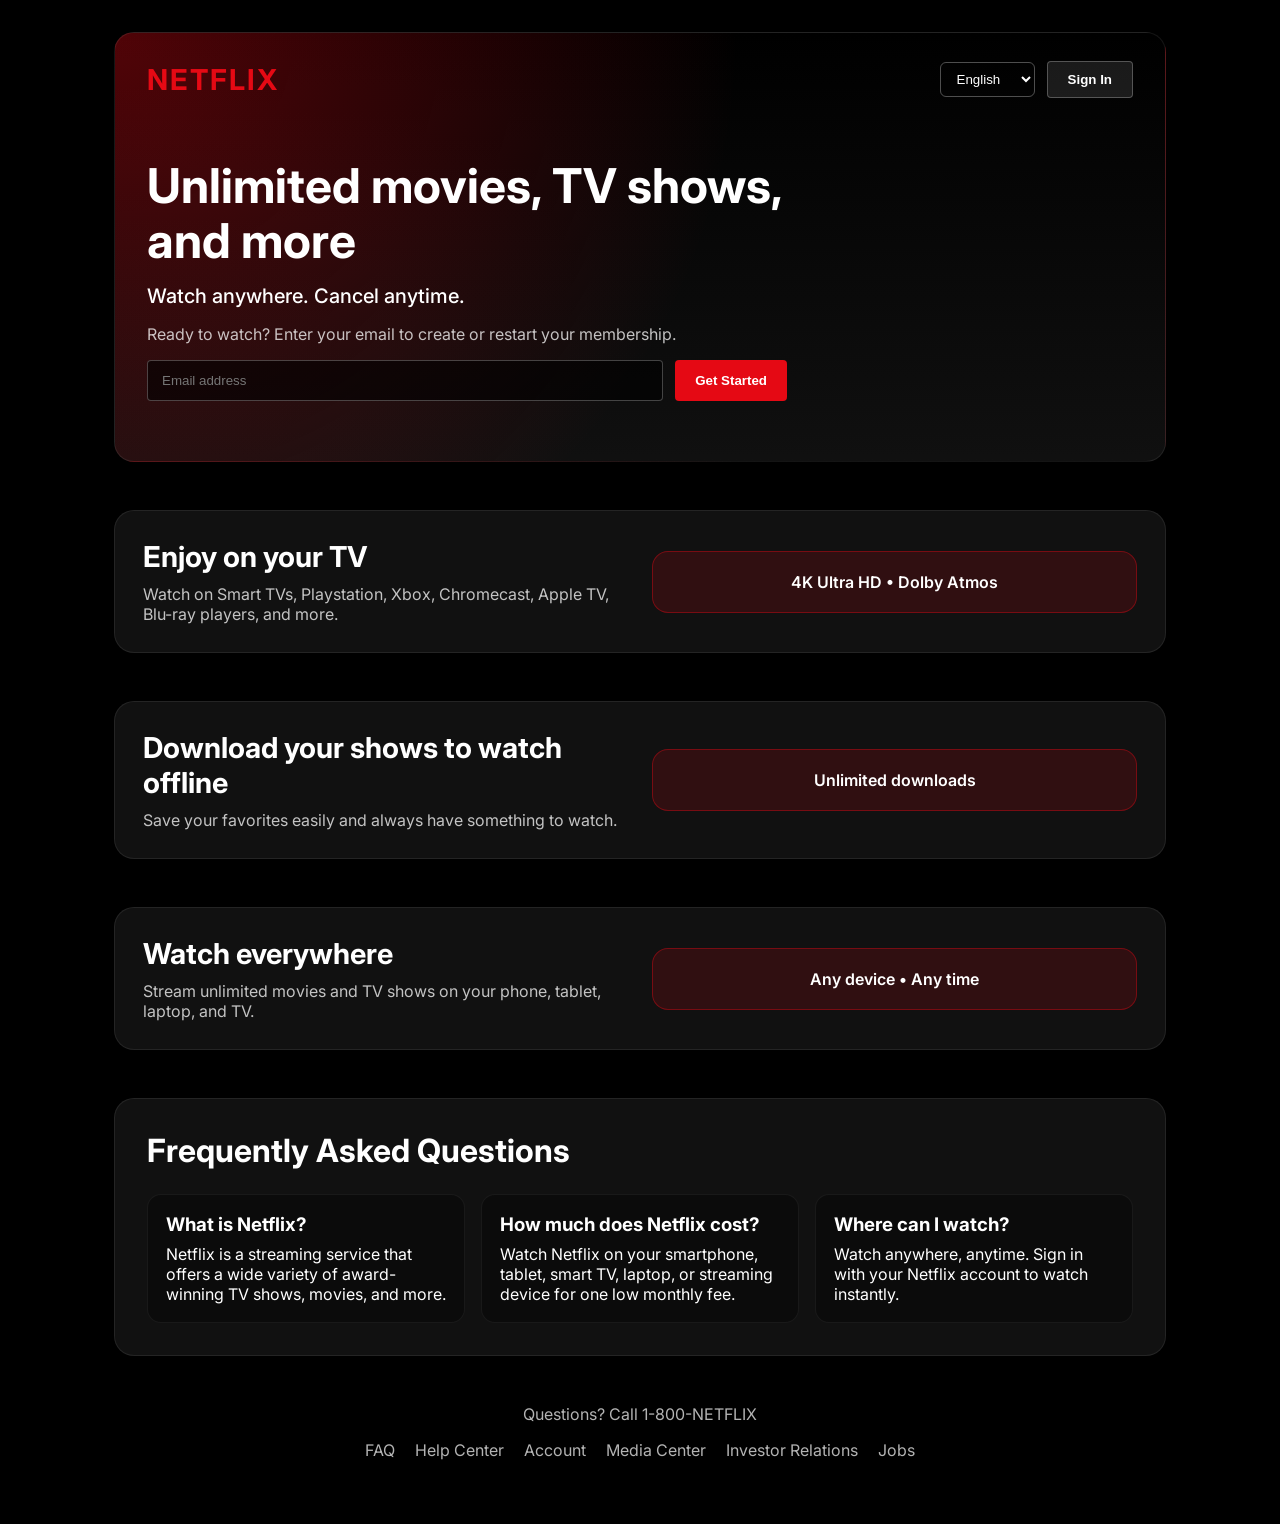
<file: index.html>
<!DOCTYPE html>
<html lang="en">
<head>
    <meta charset="UTF-8">
    <meta name="viewport" content="width=device-width, initial-scale=1.0">
    <link rel="stylesheet" href="style.css">
    <title>Netflix - Watch TV Shows Online, Watch Movies Online</title>
</head>
<body>
    <div class="page">
        <header class="hero">
            <nav class="nav">
                <div class="logo">NETFLIX</div>
                <div class="nav-actions">
                    <select aria-label="Select language">
                        <option>English</option>
                        <option>Español</option>
                    </select>
                    <button class="btn secondary">Sign In</button>
                </div>
            </nav>
            <div class="hero-content">
                <h1>Unlimited movies, TV shows, and more</h1>
                <p class="subtitle">Watch anywhere. Cancel anytime.</p>
                <p class="cta-text">Ready to watch? Enter your email to create or restart your membership.</p>
                <div class="cta">
                    <input type="email" placeholder="Email address" />
                    <button class="btn primary">Get Started</button>
                </div>
            </div>
        </header>

        <section class="feature">
            <div>
                <h2>Enjoy on your TV</h2>
                <p>Watch on Smart TVs, Playstation, Xbox, Chromecast, Apple TV, Blu-ray players, and more.</p>
            </div>
            <div class="feature-card">4K Ultra HD • Dolby Atmos</div>
        </section>

        <section class="feature reverse">
            <div>
                <h2>Download your shows to watch offline</h2>
                <p>Save your favorites easily and always have something to watch.</p>
            </div>
            <div class="feature-card">Unlimited downloads</div>
        </section>

        <section class="feature">
            <div>
                <h2>Watch everywhere</h2>
                <p>Stream unlimited movies and TV shows on your phone, tablet, laptop, and TV.</p>
            </div>
            <div class="feature-card">Any device • Any time</div>
        </section>

        <section class="faq">
            <h2>Frequently Asked Questions</h2>
            <div class="faq-grid">
                <article>
                    <h3>What is Netflix?</h3>
                    <p>Netflix is a streaming service that offers a wide variety of award-winning TV shows, movies, and more.</p>
                </article>
                <article>
                    <h3>How much does Netflix cost?</h3>
                    <p>Watch Netflix on your smartphone, tablet, smart TV, laptop, or streaming device for one low monthly fee.</p>
                </article>
                <article>
                    <h3>Where can I watch?</h3>
                    <p>Watch anywhere, anytime. Sign in with your Netflix account to watch instantly.</p>
                </article>
            </div>
        </section>

        <footer class="footer">
            <p>Questions? Call 1-800-NETFLIX</p>
            <div class="footer-links">
                <a href="#">FAQ</a>
                <a href="#">Help Center</a>
                <a href="#">Account</a>
                <a href="#">Media Center</a>
                <a href="#">Investor Relations</a>
                <a href="#">Jobs</a>
            </div>
        </footer>
    </div>
</body>
</html>
</file>
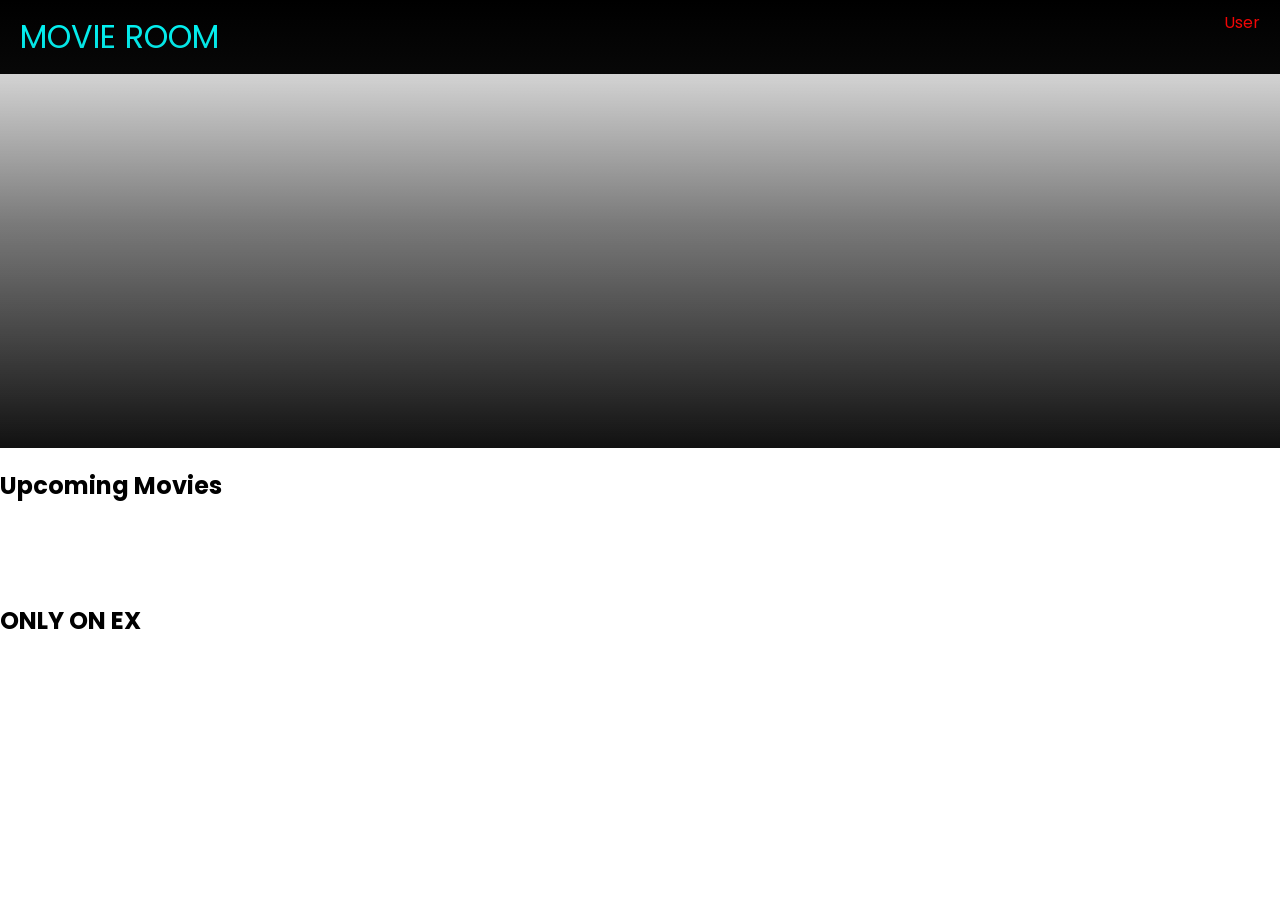
<file: home.html>
<!DOCTYPE html>
<html lang="en">
<head>
    <meta charset="UTF-8">
    <meta name="viewport" content="width=device-width, initial-scale=1.0">
    <link rel="stylesheet" href="home.css">
    <link rel="stylesheet" href="https://cdnjs.cloudflare.com/ajax/libs/font-awesome/6.7.2/css/all.min.css" integrity="sha512-Evv84Mr4kqVGRNSgIGL/F/aIDqQb7xQ2vcrdIwxfjThSH8CSR7PBEakCr51Ck+w+/U6swU2Im1vVX0SVk9ABhg==" crossorigin="anonymous" referrerpolicy="no-referrer" />
    <title>MOVIE ROOM HOME</title>
</head>
<body>
    <nav id="desktop-nav">
        <div class="logo">MOVIE ROOM</div>
        <div>
          <ul class="nav-links">
          <li><a href="fa fa-user">User</a></li>
      </div>
       </nav>
      <div class="container">
        <!-- Billboard / Hero Section -->
        <section class="billboard" id="billboard">
          <div class="billboard-content" id="billboardContent">
            <!-- Now Playing movie details will load here -->
          </div>
        </section>
    
        <!-- Upcoming Movies Section -->
        <section class="movie-section">
          <h2>Upcoming Movies</h2>
          <div class="movie-grid" id="movieGrid">
            <!-- Upcoming movies will load here -->
          </div>
        </section>
      </div>
    
        <!-- Only On Movie Room Section -->
        <section class="movie-section">
            <h2>ONLY ON EX</h2>
            <div class="movie-grid" id="movieGrid">
              <!-- Only On EX will load here -->
            </div>
          </section>
        </div>
</body>
</html>
</file>
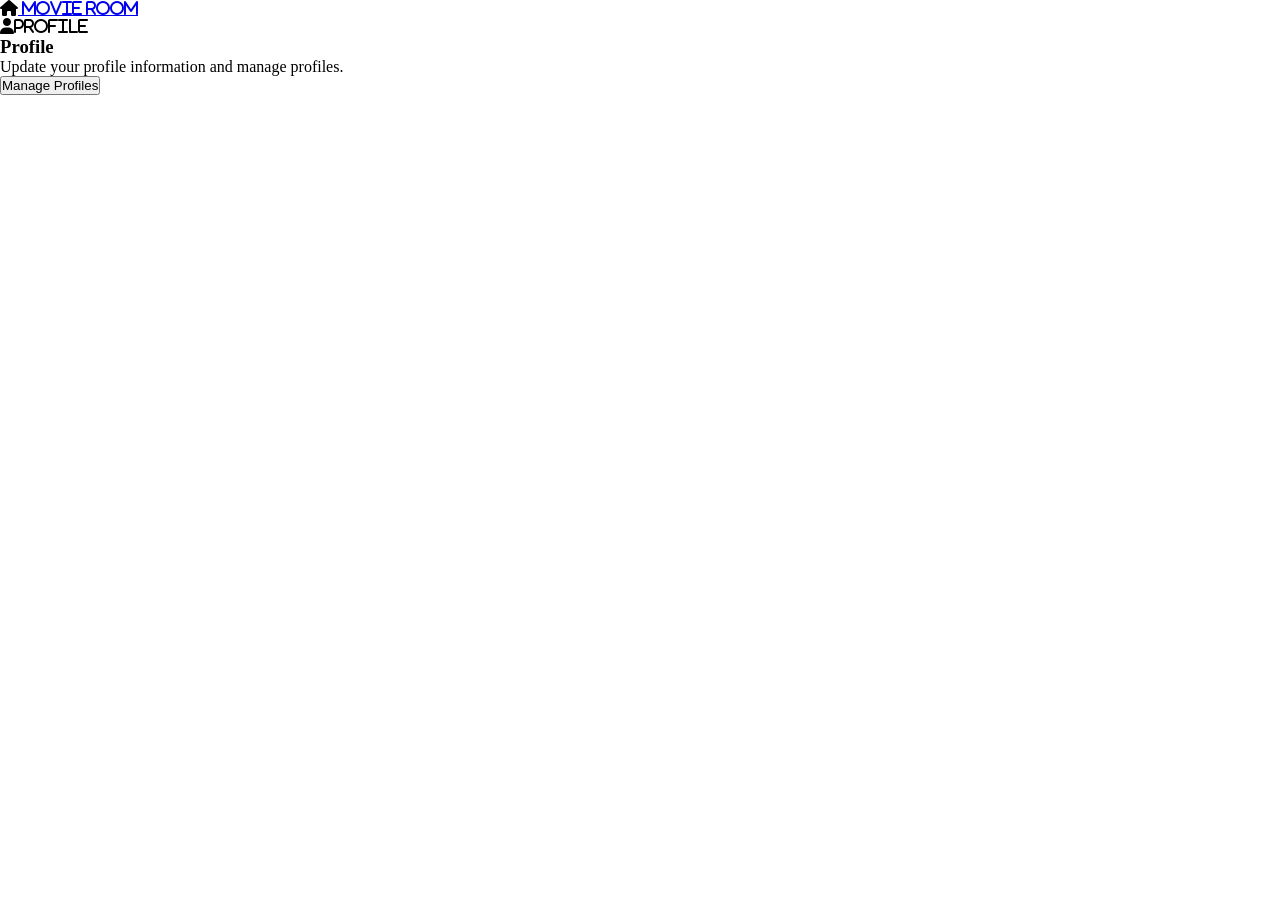
<file: profile.html>
<!DOCTYPE html>
<html lang="en">
<head>
    <meta charset="UTF-8">
    <meta name="viewport" content="width=device-width, initial-scale=1.0">
    <link rel="stylesheet" href="profile.css">
    <link rel="stylesheet" href="https://cdnjs.cloudflare.com/ajax/libs/font-awesome/6.7.2/css/all.min.css" integrity="sha512-Evv84Mr4kqVGRNSgIGL/F/aIDqQb7xQ2vcrdIwxfjThSH8CSR7PBEakCr51Ck+w+/U6swU2Im1vVX0SVk9ABhg==" crossorigin="anonymous" referrerpolicy="no-referrer" />
    <title>MOVIE ROOM PROFILE</title>
</head>
<body>
    <header class="header">
        <div class="navbar">
          <div class="logo"> 
            <i class="fas fa-home"><a href="Home.html"> 
           MOVIE ROOM</a></i></div>
        </div>
      </header>
      <div class="profile">
        <i class="fas fa-user">profile </i>
      </div>
          </div>
          <div class="setting-item">
            <h3>Profile</h3>
            <p>Update your profile information and manage profiles.</p>
            <button>Manage Profiles</button>
          </div>
        </div>
      </main>
</body>
</html>
</file>
<file: style.css>
@import url('https://fonts.googleapis.com/css2?family=Inter:wght@300;400;500;600;700&display=swap');

* {
    margin: 0;
    padding: 0;
    box-sizing: border-box;
}

body {
    font-family: 'Inter', sans-serif;
    background: #000000;
    color: #ffffff;
    min-height: 100vh;
}

.page {
    max-width: 1100px;
    margin: 0 auto;
    padding: 32px 24px 64px;
    display: flex;
    flex-direction: column;
    gap: 48px;
}

.hero {
    background: radial-gradient(circle at top left, rgba(229, 9, 20, 0.35), transparent 55%),
        linear-gradient(180deg, rgba(0, 0, 0, 0.9) 0%, rgba(17, 17, 17, 0.95) 100%);
    border-radius: 20px;
    padding: 28px 32px 60px;
    border: 1px solid rgba(255, 255, 255, 0.08);
}

.nav {
    display: flex;
    justify-content: space-between;
    align-items: center;
    gap: 20px;
    margin-bottom: 60px;
}

.logo {
    font-size: 1.8rem;
    font-weight: 700;
    letter-spacing: 2px;
    color: #e50914;
}

.nav-actions {
    display: flex;
    gap: 12px;
    align-items: center;
}

select {
    background: transparent;
    border: 1px solid rgba(255, 255, 255, 0.3);
    color: #ffffff;
    padding: 8px 12px;
    border-radius: 6px;
}

select option {
    color: #000000;
}

.btn {
    border: none;
    border-radius: 4px;
    padding: 10px 20px;
    font-weight: 600;
    cursor: pointer;
}

.btn.primary {
    background: #e50914;
    color: #ffffff;
}

.btn.secondary {
    background: rgba(255, 255, 255, 0.1);
    color: #ffffff;
    border: 1px solid rgba(255, 255, 255, 0.25);
}

.hero-content {
    display: flex;
    flex-direction: column;
    gap: 16px;
    max-width: 640px;
}

.hero-content h1 {
    font-size: 3rem;
    line-height: 1.15;
}

.subtitle {
    font-size: 1.25rem;
    font-weight: 500;
}

.cta-text {
    color: rgba(255, 255, 255, 0.75);
}

.cta {
    display: flex;
    gap: 12px;
    flex-wrap: wrap;
}

input {
    flex: 1;
    min-width: 220px;
    padding: 12px 14px;
    border-radius: 4px;
    border: 1px solid rgba(255, 255, 255, 0.25);
    background: rgba(0, 0, 0, 0.6);
    color: #ffffff;
}

.feature {
    display: grid;
    grid-template-columns: repeat(auto-fit, minmax(240px, 1fr));
    gap: 24px;
    align-items: center;
    background: #111111;
    border-radius: 20px;
    padding: 28px;
    border: 1px solid rgba(255, 255, 255, 0.08);
}

.feature.reverse {
    grid-auto-flow: dense;
}

.feature h2 {
    font-size: 1.8rem;
    margin-bottom: 10px;
}

.feature p {
    color: rgba(255, 255, 255, 0.75);
}

.feature-card {
    background: rgba(229, 9, 20, 0.15);
    border: 1px solid rgba(229, 9, 20, 0.4);
    padding: 20px;
    border-radius: 16px;
    font-weight: 600;
    text-align: center;
}

.faq {
    background: #111111;
    border-radius: 20px;
    padding: 32px;
    border: 1px solid rgba(255, 255, 255, 0.08);
}

.faq h2 {
    font-size: 2rem;
    margin-bottom: 24px;
}

.faq-grid {
    display: grid;
    gap: 16px;
    grid-template-columns: repeat(auto-fit, minmax(240px, 1fr));
}

.faq-grid article {
    background: rgba(0, 0, 0, 0.35);
    border-radius: 14px;
    padding: 18px;
    border: 1px solid rgba(255, 255, 255, 0.06);
}

.faq-grid h3 {
    margin-bottom: 8px;
}

.footer {
    text-align: center;
    display: flex;
    flex-direction: column;
    gap: 16px;
    color: rgba(255, 255, 255, 0.7);
}

.footer-links {
    display: flex;
    flex-wrap: wrap;
    justify-content: center;
    gap: 12px 20px;
}

.footer-links a {
    color: rgba(255, 255, 255, 0.7);
    text-decoration: none;
}

.footer-links a:hover {
    color: #ffffff;
}

@media (max-width: 720px) {
    .nav {
        flex-direction: column;
        align-items: flex-start;
    }

    .hero-content h1 {
        font-size: 2.3rem;
    }
}
</file>
<file: home.css>
@import url('https://fonts.googleapis.com/css2?family=Poppins:ital,wght@0,100;0,200;0,300;0,400;0,500;0,600;0,700;0,800;0,900;1,100;1,200;1,300;1,400;1,500;1,600;1,700;1,800;1,900&display=swap');
*{
    padding: 0;
    margin: 0;
}

body{
    font-family: 'poppins',sans-serif;
}

html{
    scroll-behavior: smooth;
}

/*DESKTOP NAV */

nav,
.nav-links{
    display: flex;  position: fixed;
    top: 0;
    padding: 10px;
    width: 100%;
    height: 20px;
    z-index: 1;
    nav-down:show;
    background-color: black;
}

nav{
    justify-content: space-around;
    align-items: center;
    height: 6vh;
}

.nav-links{
    gap: 1rem;
    list-style: none;
    font-size: 1.0rem;
}

a{
    color: rgb(255, 4, 4);
    text-decoration: none;
    text-decoration-color: white;
    right: 0;
    position: fixed;
    padding-right: 20px;
    object-fit: contain;
}

a:hover{
    color: rgb(255, 255, 255);
    text-decoration: underline;
    text-underline-offset: 1rem;
    text-decoration-color: rgb(181,181,181);
}

.logo{
    font-size: 2rem;
    font-style: normal;
    font-display: bold;
    position: fixed;
    color: aqua;
    padding-left: 20px;
    object-fit: contain;
   left: 0;
   cursor: pointer;
}

/* Billboard / Hero Section */
.billboard {
    height: 448px;
    background-size: cover;
    background-position: center;
    display: flex;
    color: #fff;
    align-items: center;
    position: relative;
    object-fit: contain;
    margin-bottom: 20px;
  }
  .billboard::before {
    content: "";
    position: absolute;
    left: 0;
    right: 0;
    top: 0;
    bottom: 0;
    background: linear-gradient(
      180deg,
       transparent,
        rgba(37,37,37,0.61),
         #111);
    z-index: 1;
  }
  .billboard-content {
    position: relative;
    z-index: 2;
    padding: 20px;
  }
  .billboard-content h1 {
    font-size: 3em;
    margin-bottom: 10px;
  }
  .billboard-content p {
    max-width: 500px;
    margin-bottom: 20px;
  }

  .billboard-content button {
    cursor: pointer;
    color: #fff;
    outline: none;
    border: none;
    font-weight: 700;
    border-radius: 0.2vw;
    padding-left: 2rem;
    padding-right: 2rem;
    margin-right: 1rem;
    padding-top: 0.5rem;
    background-color: rgba(51, 51, 51, 0.5);
    padding-bottom: 0.5rem;
  }

  .billboard-content button:hover {
    color: #000;
    background-color: blue;
    transition: all 0.3s;
  }

  /* Movie Grid & Cards */
.movie-section h2 {
    margin-bottom: 100px;
  }
  .movie-grid {
    display: grid;
    grid-template-columns: repeat(auto-fit, minmax(200px, 1fr));
    gap: 15px;
  }
  .movie-card {
    position: relative;
    overflow: hidden;
    border-radius: 10px;
    transition: transform 0.3s;
    cursor: pointer;
  }
  .movie-card:hover {
    transform: scale(1.05);
  }
  .movie-card img {
    width: 100%;
    height: 300px;
    object-fit: cover;
  }
  .movie-card .overlay {
    position: absolute;
    bottom: 0;
    width: 100%;
    background: rgba(0, 0, 0, 0);
    padding: 10px;
    transition: background 0.3s;
  }
  .movie-card:hover .overlay {
    background: rgba(0, 0, 0, 0.9);
  }
  .overlay h2 {
    margin: 0;
    font-size: 1.2em;
  }
</file>
<file: profile.css>
*{
    padding: 0;
    margin: 0;
}
</file>
